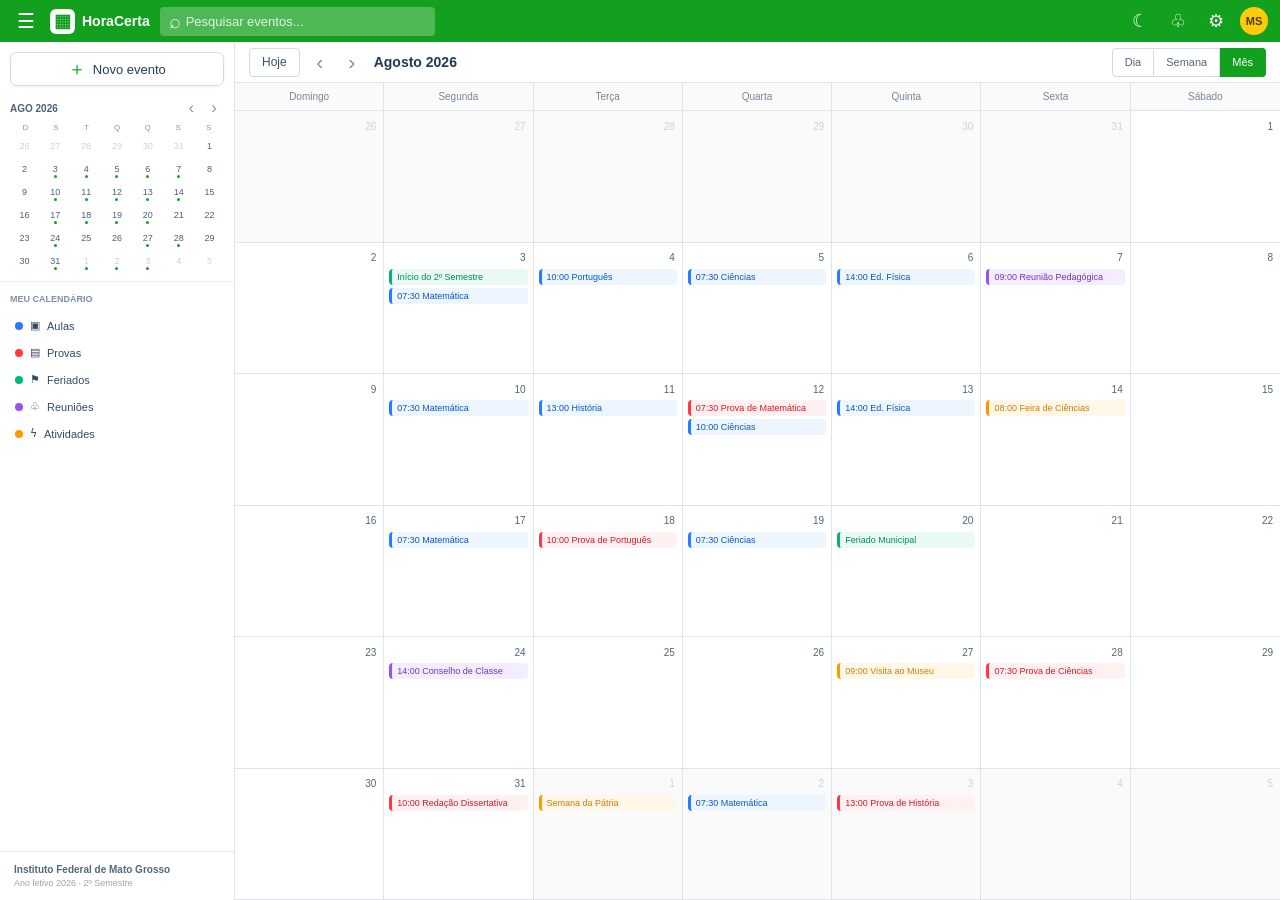
<file: index.html>
<!DOCTYPE html>
<html lang="pt-BR">
<head>
    <meta charset="UTF-8">
    <meta name="viewport" content="width=device-width, initial-scale=1.0">
    <meta name="description" content="HoraCerta - Calendário Escolar">
    <title>HoraCerta - Calendário Escolar</title>
    <link rel="stylesheet" href="style.css">
</head>
<body>
    <div class="app">
        <header class="topbar">
            <button class="icon-button menu-button" id="menuButton" title="Menu" aria-label="Abrir menu">☰</button>
            <div class="brand">
                <div class="brand-icon">▦</div>
                <span>HoraCerta</span>
            </div>
            <div class="search-container">
                <span class="search-icon">⌕</span>
                <input type="search" id="searchInput" placeholder="Pesquisar eventos..." autocomplete="off">
            </div>
            <div class="top-actions">
                <button class="top-icon" id="themeToggle" title="Modo Noturno" aria-label="Alternar modo noturno">☾</button>
                <button class="top-icon" title="Notificações" aria-label="Notificações">♧</button>
                <button class="top-icon" title="Configurações" aria-label="Configurações">⚙</button>
                <div class="avatar">MS</div>
            </div>
        </header>

        <div class="main-layout">
            <aside class="sidebar" id="sidebar">
                <button class="new-event-button" id="newEventButton"><span>＋</span> Novo evento</button>
                
                <section class="mini-calendar-section">
                    <div class="mini-calendar-header">
                        <strong id="miniMonthName">AGO 2026</strong>
                        <div>
                            <button class="mini-nav" id="miniPrev">‹</button>
                            <button class="mini-nav" id="miniNext">›</button>
                        </div>
                    </div>
                    <div class="week-labels mini-week">
                        <span>D</span><span>S</span><span>T</span><span>Q</span><span>Q</span><span>S</span><span>S</span>
                    </div>
                    <div class="mini-days" id="miniDays"></div>
                </section>

                <section class="calendar-categories">
                    <div class="section-title">MEU CALENDÁRIO</div>
                    <button class="category-filter active" data-category="Aulas"><span class="category-dot blue"></span><span>▣</span> Aulas</button>
                    <button class="category-filter active" data-category="Provas"><span class="category-dot red"></span><span>▤</span> Provas</button>
                    <button class="category-filter active" data-category="Feriados"><span class="category-dot green"></span><span>⚑</span> Feriados</button>
                    <button class="category-filter active" data-category="Reuniões"><span class="category-dot purple"></span><span>♧</span> Reuniões</button>
                    <button class="category-filter active" data-category="Atividades"><span class="category-dot orange"></span><span>ϟ</span> Atividades</button>
                </section>

                <div class="school-info">
                    <strong>Instituto Federal de Mato Grosso</strong>
                    <span>Ano letivo 2026 · 2º Semestre</span>
                </div>
            </aside>

            <main class="calendar-area">
                <div class="calendar-toolbar">
                    <div class="toolbar-left">
                        <button class="today-button" id="todayButton">Hoje</button>
                        <button class="navigation-button" id="previousMonth" title="Mês anterior">‹</button>
                        <button class="navigation-button" id="nextMonth" title="Próximo mês">›</button>
                        <h1 id="currentMonth">Agosto 2026</h1>
                    </div>
                    <div class="view-buttons">
                        <button class="view-button" data-view="day">Dia</button>
                        <button class="view-button" data-view="week">Semana</button>
                        <button class="view-button selected" data-view="month">Mês</button>
                    </div>
                </div>
                <div class="calendar-week-header">
                    <div>Domingo</div><div>Segunda</div><div>Terça</div><div>Quarta</div><div>Quinta</div><div>Sexta</div><div>Sábado</div>
                </div>
                <div class="calendar-grid" id="calendarGrid"></div>
            </main>
        </div>
    </div>

    <div class="modal-overlay hidden" id="eventModal">
        <div class="modal">
            <div class="modal-header">
                <h2>Novo evento</h2>
                <button class="modal-close" id="closeModal" aria-label="Fechar">×</button>
            </div>
            <form id="eventForm">
                <div class="form-group">
                    <label for="eventTitle">Título</label>
                    <input type="text" id="eventTitle" placeholder="Ex.: Prova de Matemática" required>
                </div>
                <div class="form-row">
                    <div class="form-group">
                        <label for="eventDate">Data</label>
                        <input type="date" id="eventDate" required>
                    </div>
                    <div class="form-group">
                        <label for="eventTime">Horário</label>
                        <input type="time" id="eventTime" value="07:30">
                    </div>
                </div>
                <div class="form-group">
                    <label for="eventCategory">Categoria</label>
                    <select id="eventCategory">
                        <option value="Aulas">Aulas</option>
                        <option value="Provas">Provas</option>
                        <option value="Feriados">Feriados</option>
                        <option value="Reuniões">Reuniões</option>
                        <option value="Atividades">Atividades</option>
                    </select>
                </div>
                <div class="form-group">
                    <label for="eventDescription">Descrição</label>
                    <textarea id="eventDescription" rows="3" placeholder="Informações adicionais..."></textarea>
                </div>
                <div class="modal-actions">
                    <button type="button" class="cancel-button" id="cancelModal">Cancelar</button>
                    <button type="submit" class="save-button">Salvar evento</button>
                </div>
            </form>
        </div>
    </div>
    <script src="script.js"></script>
</body>
</html>
</file>
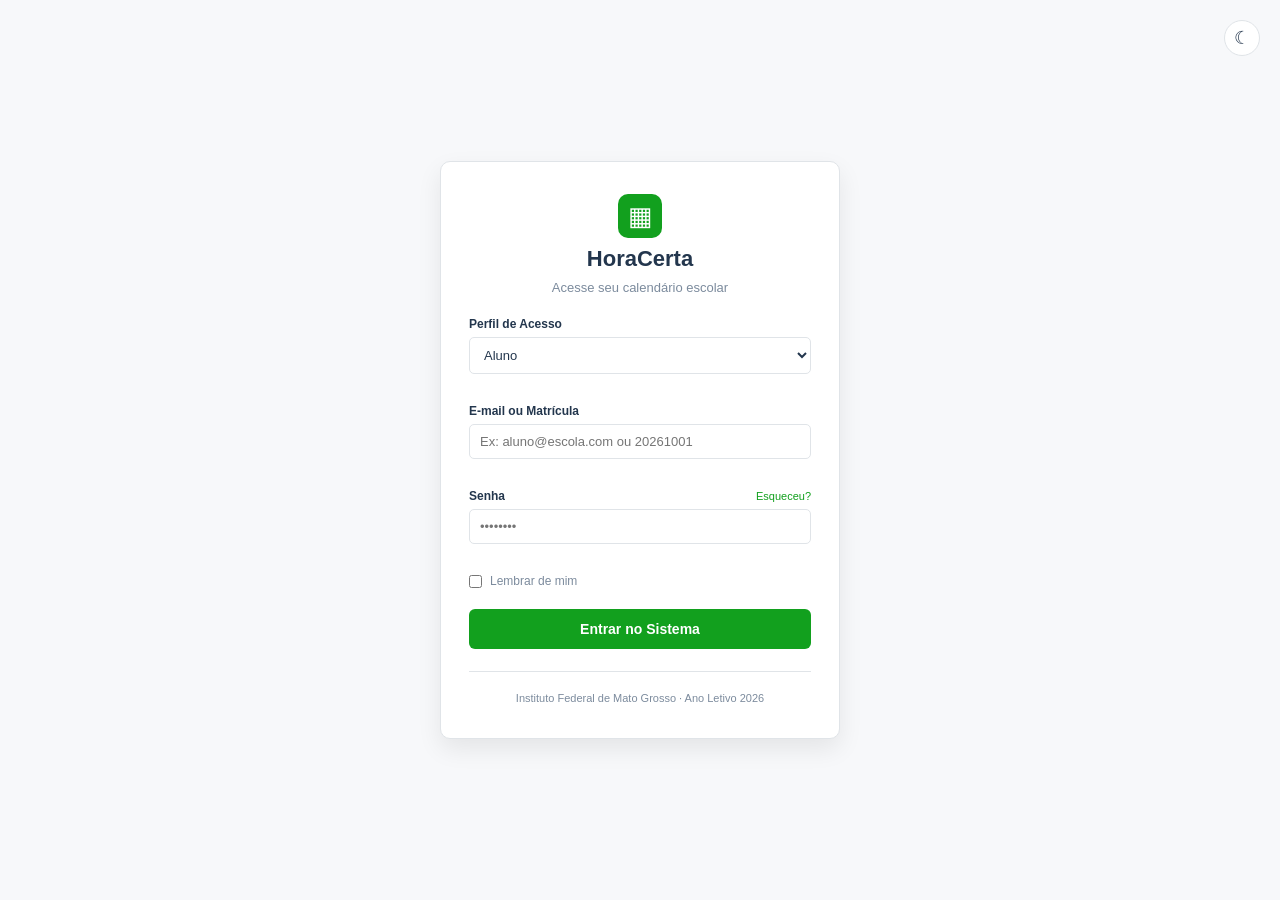
<file: login/index.html>
<!DOCTYPE html>
<html lang="pt-BR">
<head>
    <meta charset="UTF-8">
    <meta name="viewport" content="width=device-width, initial-scale=1.0">
    <meta name="description" content="HoraCerta - Login do Calendário Escolar">
    <title>HoraCerta - Entrar</title>
    <link rel="stylesheet" href="style.css">
</head>
<body class="login-body">

    <div class="login-container">
        
        <button 
            class="login-theme-toggle" 
            id="themeToggle" 
            title="Modo Noturno"
            aria-label="Alternar modo noturno"
        >
            ☾
        </button>

        <div class="login-card">
            
            <div class="login-header">
                <div class="brand-icon">▦</div>
                <h1>HoraCerta</h1>
                <p>Acesse seu calendário escolar</p>
            </div>

            <!-- Adicionado action="../index.html" para caso o JS falhe e também para semântica HTML -->
            <form id="loginForm" class="login-form" action="../index.html">
                
                <div class="form-group">
                    <label for="userType">Perfil de Acesso</label>
                    <select id="userType" required>
                        <option value="Aluno">Aluno</option>
                        <option value="Professor">Professor</option>
                    </select>
                </div>

                <div class="form-group">
                    <label for="email">E-mail ou Matrícula</label>
                    <input 
                        type="text" 
                        id="email" 
                        placeholder="Ex: aluno@escola.com ou 20261001" 
                        required
                        autocomplete="username"
                    >
                </div>

                <div class="form-group">
                    <div class="label-row">
                        <label for="password">Senha</label>
                        <a href="#" class="forgot-password" id="forgotPassword">Esqueceu?</a>
                    </div>
                    <input 
                        type="password" 
                        id="password" 
                        placeholder="••••••••" 
                        required
                        autocomplete="current-password"
                    >
                </div>

                <div class="form-options">
                    <label class="remember-me">
                        <input type="checkbox" id="rememberMe">
                        <span>Lembrar de mim</span>
                    </label>
                </div>

                <button type="submit" class="login-button">
                    Entrar no Sistema
                </button>

            </form>

            <div class="login-footer">
                <span>Instituto Federal de Mato Grosso · Ano Letivo 2026</span>
            </div>

        </div>

    </div>

    <script src="login.js"></script>
</body>
</html>
</file>
<file: style.css>
/* =========================================================
   HORA CERTA
   CALENDÁRIO ESCOLAR
========================================================= */

* {
    box-sizing: border-box;
    margin: 0;
    padding: 0;
}

:root {

    --blue: #12a01e;
    --blue-dark: #0b751d;
    --blue-light: #eaf4ff;

    --text: #23364d;
    --muted: #7c8b9d;

    --border: #e0e4e8;
    --background: #ffffff;
    --page: #f7f8fa;

    --red: #ff3b43;
    --green: #00b878;
    --purple: #9853ec;
    --orange: #ff9900;

    --shadow:
        0 2px 10px rgba(0, 0, 0, .08);
}

html,
body {
    width: 100%;
    height: 100%;
}

body {

    font-family:
        Arial,
        Helvetica,
        sans-serif;

    background: var(--page);

    color: var(--text);

    overflow: hidden;
}


/* =========================================================
   APP
========================================================= */

.app {

    width: 100%;
    height: 100vh;

    display: flex;
    flex-direction: column;

    background: white;
}


/* =========================================================
   TOPBAR
========================================================= */

.topbar {

    height: 42px;

    flex-shrink: 0;

    display: flex;
    align-items: center;

    background: var(--blue);

    color: white;

    padding: 0 12px;

    gap: 10px;
}

.icon-button {

    width: 28px;
    height: 28px;

    border: 0;
    background: transparent;

    color: white;

    font-size: 20px;

    cursor: pointer;

    border-radius: 4px;
}

.icon-button:hover {
    background: rgba(255,255,255,.15);
}


.brand {

    display: flex;
    align-items: center;

    gap: 7px;

    font-size: 14px;
    font-weight: 700;

    min-width: 98px;
}

.brand-icon {

    width: 25px;
    height: 25px;

    border-radius: 6px;

    display: grid;
    place-items: center;

    background: white;

    color: var(--blue);

    font-size: 18px;
}


.search-container {

    width: 275px;
    height: 29px;

    display: flex;
    align-items: center;

    background: rgba(255,255,255,.25);

    border-radius: 4px;

    padding: 0 9px;
}

.search-icon {

    font-size: 20px;

    margin-right: 5px;

    opacity: .85;
}

.search-container input {

    width: 100%;

    border: none;
    outline: none;

    background: transparent;

    color: white;

    font-size: 13px;
}

.search-container input::placeholder {
    color: rgba(255,255,255,.85);
}


.top-actions {

    margin-left: auto;

    display: flex;
    align-items: center;

    gap: 10px;
}

.top-icon {

    border: 0;
    background: transparent;

    color: white;

    cursor: pointer;

    font-size: 18px;

    width: 28px;
    height: 28px;
}

.top-icon:hover {
    background: rgba(255,255,255,.15);
    border-radius: 5px;
}


.avatar {

    width: 28px;
    height: 28px;

    display: grid;
    place-items: center;

    border-radius: 50%;

    background: #ffca0a;

    color: #4b3b00;

    font-size: 11px;
    font-weight: bold;
}


/* =========================================================
   LAYOUT
========================================================= */

.main-layout {

    min-height: 0;

    flex: 1;

    display: flex;
}


/* =========================================================
   SIDEBAR
========================================================= */

.sidebar {

    width: 235px;

    flex-shrink: 0;

    display: flex;
    flex-direction: column;

    border-right: 1px solid var(--border);

    background: #fff;

    position: relative;

    transition: transform .25s ease;
}


.new-event-button {

    height: 34px;

    margin: 10px 10px 7px;

    border: 1px solid #d8dce1;

    border-radius: 7px;

    background: white;

    color: #23405b;

    font-size: 13px;

    cursor: pointer;

    box-shadow: 0 1px 3px rgba(0,0,0,.06);

    transition: .15s;
}

.new-event-button:hover {

    background: #f5f9fd;

    border-color: #b9d9f4;
}

.new-event-button span {

    color: var(--blue);

    font-size: 18px;

    vertical-align: -1px;

    margin-right: 3px;
}


/* =========================================================
   MINI CALENDAR
========================================================= */

.mini-calendar-section {

    padding: 0 10px 10px;

    border-bottom: 1px solid #eeeeee;
}

.mini-calendar-header {

    display: flex;
    align-items: center;
    justify-content: space-between;

    height: 30px;

    font-size: 10px;

    color: #506176;
}

.mini-nav {

    border: none;

    background: transparent;

    color: #8b98a8;

    cursor: pointer;

    font-size: 17px;

    width: 20px;
    height: 20px;
}

.mini-nav:hover {
    color: var(--blue);
}


.week-labels {

    display: grid;

    grid-template-columns:
        repeat(7, 1fr);

    text-align: center;

    color: #8996a6;

    font-size: 8px;
}

.mini-days {

    display: grid;

    grid-template-columns:
        repeat(7, 1fr);

    gap: 2px;

    margin-top: 3px;
}

.mini-day {

    height: 21px;

    display: grid;

    place-items: center;

    font-size: 9px;

    color: #4e5e71;

    border-radius: 50%;

    cursor: pointer;

    position: relative;
}

.mini-day:hover {
    background: #edf5fc;
}

.mini-day.other-month {
    color: #cbd1d8;
}

.mini-day.today {

    background: var(--blue);

    color: white;

    font-weight: bold;
}

.mini-day.has-event::after {

    content: "";

    width: 3px;
    height: 3px;

    background: var(--blue);

    border-radius: 50%;

    position: absolute;

    bottom: 1px;
}


/* =========================================================
   CATEGORIAS
========================================================= */

.calendar-categories {

    padding: 12px 10px;
}

.section-title {

    font-size: 9px;

    color: #8290a0;

    margin-bottom: 8px;

    font-weight: bold;
}

.category-filter {

    width: 100%;

    border: none;
    background: transparent;

    display: flex;
    align-items: center;

    gap: 7px;

    height: 27px;

    color: #344b62;

    font-size: 11px;

    text-align: left;

    cursor: pointer;

    border-radius: 5px;

    padding: 0 5px;
}

.category-filter:hover {
    background: #f4f7fa;
}

.category-filter:not(.active) {
    opacity: .35;
}

.category-dot {

    width: 8px;
    height: 8px;

    border-radius: 50%;

    flex-shrink: 0;
}

.blue {
    background: #2979ff;
}

.red {
    background: var(--red);
}

.green {
    background: var(--green);
}

.purple {
    background: var(--purple);
}

.orange {
    background: var(--orange);
}


.school-info {

    margin-top: auto;

    padding: 12px 14px;

    border-top: 1px solid var(--border);

    display: flex;
    flex-direction: column;

    gap: 3px;
}

.school-info strong {

    font-size: 10px;

    color: #53677b;
}

.school-info span {

    font-size: 9px;

    color: #98a4b1;
}


/* =========================================================
   CALENDAR AREA
========================================================= */

.calendar-area {

    flex: 1;

    min-width: 0;
    min-height: 0;

    display: flex;
    flex-direction: column;

    background: white;
}


/* =========================================================
   TOOLBAR
========================================================= */

.calendar-toolbar {

    height: 41px;

    flex-shrink: 0;

    border-bottom: 1px solid var(--border);

    display: flex;
    align-items: center;
    justify-content: space-between;

    padding: 0 14px;
}

.toolbar-left {

    display: flex;
    align-items: center;

    gap: 8px;
}

.today-button {

    height: 29px;

    padding: 0 12px;

    border: 1px solid #d4d8dd;

    background: white;

    border-radius: 4px;

    color: #38516a;

    cursor: pointer;

    font-size: 12px;
}

.today-button:hover {
    background: #f4f8fb;
}

.navigation-button {

    width: 24px;
    height: 29px;

    border: 0;

    background: transparent;

    color: #8291a1;

    font-size: 21px;

    cursor: pointer;

    border-radius: 4px;
}

.navigation-button:hover {
    background: #f0f5f9;
}

#currentMonth {

    font-size: 14px;

    color: #1f3a55;

    margin-left: 2px;
}


.view-buttons {

    display: flex;
}

.view-button {

    height: 29px;

    border: 1px solid #d6dbe0;

    background: white;

    color: #52667a;

    padding: 0 12px;

    font-size: 11px;

    cursor: pointer;
}

.view-button:first-child {
    border-radius: 4px 0 0 4px;
}

.view-button:last-child {
    border-radius: 0 4px 4px 0;
}

.view-button + .view-button {
    border-left: none;
}

.view-button.selected {

    background: var(--blue);

    color: white;

    border-color: var(--blue);
}


/* =========================================================
   CABEÇALHO DOS DIAS
========================================================= */

.calendar-week-header {

    height: 28px;

    flex-shrink: 0;

    display: grid;

    grid-template-columns:
        repeat(7, 1fr);

    border-bottom: 1px solid var(--border);

    background: #fafafa;
}

.calendar-week-header div {

    display: flex;

    align-items: center;
    justify-content: center;

    font-size: 10px;

    color: #75869a;

    border-right: 1px solid var(--border);
}

.calendar-week-header div:last-child {
    border-right: none;
}


/* =========================================================
   GRADE
========================================================= */

.calendar-grid {

    flex: 1;

    min-height: 0;

    display: grid;

    grid-template-columns:
        repeat(7, minmax(0, 1fr));

    grid-template-rows:
        repeat(6, minmax(0, 1fr));

    overflow: hidden;
}

.calendar-cell {

    min-width: 0;

    min-height: 0;

    border-right: 1px solid var(--border);
    border-bottom: 1px solid var(--border);

    background: white;

    padding: 5px;

    position: relative;

    overflow: hidden;

    cursor: pointer;
}

.calendar-cell:hover {
    background: #fcfdff;
}

.calendar-cell:nth-child(7n) {
    border-right: none;
}

.calendar-cell.other-month {
    background: #fafafa;
}

.calendar-cell.other-month .day-number {
    color: #cbd2da;
}

.day-number {

    display: flex;

    align-items: center;
    justify-content: flex-end;

    height: 20px;

    font-size: 10px;

    color: #50657a;

    padding-right: 2px;
}

.day-number.today-number {

    width: 23px;
    height: 23px;

    border-radius: 50%;

    background: var(--blue);

    color: white;

    margin-left: auto;

    justify-content: center;

    padding: 0;

    font-weight: bold;
}


/* =========================================================
   EVENTOS
========================================================= */

.events-container {

    display: flex;

    flex-direction: column;

    gap: 3px;

    margin-top: 1px;
}

.event {

    min-height: 14px;

    border-radius: 4px;

    padding: 2px 5px;

    font-size: 9px;

    line-height: 12px;

    white-space: nowrap;

    overflow: hidden;

    text-overflow: ellipsis;

    cursor: pointer;

    border-left: 3px solid;

    transition: transform .1s;
}

.event:hover {
    transform: translateX(1px);
    filter: brightness(.97);
}


/* AULAS */

.event.aulas {

    background: #edf5ff;

    border-color: #287cff;

    color: #0757c7;
}


/* PROVAS */

.event.provas {

    background: #fff0f1;

    border-color: #ff3942;

    color: #db1824;
}


/* FERIADOS */

.event.feriados {

    background: #e9faf3;

    border-color: #00b77a;

    color: #00885e;
}


/* REUNIÕES */

.event.reunioes {

    background: #f3edff;

    border-color: #9651ee;

    color: #7333c5;
}


/* ATIVIDADES */

.event.atividades {

    background: #fff8e9;

    border-color: #ff9900;

    color: #d87900;
}


/* =========================================================
   MODAL
========================================================= */

.modal-overlay {

    position: fixed;

    inset: 0;

    background: rgba(20, 36, 53, .42);

    display: flex;

    align-items: center;
    justify-content: center;

    z-index: 1000;

    padding: 20px;
}

.modal-overlay.hidden {
    display: none;
}

.modal {

    width: min(470px, 100%);

    background: white;

    border-radius: 10px;

    box-shadow:
        0 20px 60px rgba(0,0,0,.25);

    overflow: hidden;

    animation: modalIn .16s ease;
}

@keyframes modalIn {

    from {
        opacity: 0;
        transform: translateY(10px) scale(.98);
    }

    to {
        opacity: 1;
        transform: translateY(0) scale(1);
    }
}

.modal-header {

    height: 54px;

    padding: 0 18px;

    display: flex;
    align-items: center;
    justify-content: space-between;

    border-bottom: 1px solid var(--border);
}

.modal-header h2 {

    font-size: 17px;

    color: #263f57;
}

.modal-close {

    width: 30px;
    height: 30px;

    border: none;

    background: transparent;

    color: #8492a0;

    font-size: 24px;

    cursor: pointer;

    border-radius: 5px;
}

.modal-close:hover {
    background: #f1f4f7;
}

#eventForm {

    padding: 18px;
}

.form-group {

    display: flex;
    flex-direction: column;

    gap: 6px;

    margin-bottom: 15px;
}

.form-group label {

    font-size: 12px;

    color: #51667a;

    font-weight: bold;
}

.form-group input,
.form-group select,
.form-group textarea {

    width: 100%;

    border: 1px solid #d5dce2;

    border-radius: 5px;

    padding: 9px 10px;

    font-family: inherit;

    font-size: 13px;

    outline: none;

    color: #29435b;

    background: white;
}

.form-group input:focus,
.form-group select:focus,
.form-group textarea:focus {

    border-color: #4b9bdd;

    box-shadow:
        0 0 0 2px rgba(8,127,209,.1);
}

.form-group textarea {
    resize: vertical;
}

.form-row {

    display: grid;

    grid-template-columns:
        1fr 1fr;

    gap: 12px;
}

.modal-actions {

    display: flex;

    justify-content: flex-end;

    gap: 8px;

    padding-top: 4px;
}

.cancel-button,
.save-button {

    height: 34px;

    padding: 0 15px;

    border-radius: 5px;

    font-size: 12px;

    cursor: pointer;
}

.cancel-button {

    border: 1px solid #d6dce1;

    background: white;

    color: #556a7e;
}

.cancel-button:hover {
    background: #f5f7f9;
}

.save-button {

    border: 1px solid var(--blue);

    background: var(--blue);

    color: white;
}

.save-button:hover {
    background: var(--blue-dark);
}


/* =========================================================
   MENSAGEM DE PESQUISA
========================================================= */

.no-results {

    text-align: center;

    color: #a0abb6;

    font-size: 10px;

    padding: 8px;
}


/* =========================================================
   RESPONSIVIDADE
========================================================= */

@media (max-width: 900px) {

    .sidebar {
        width: 200px;
    }

    .search-container {
        width: 220px;
    }

    .calendar-week-header div {
        font-size: 9px;
    }
}


@media (max-width: 700px) {

    body {
        overflow: auto;
    }

    .app {
        min-height: 100vh;
        height: auto;
    }

    .topbar {
        height: 50px;
    }

    .brand {
        min-width: auto;
    }

    .search-container {
        flex: 1;
        width: auto;
    }

    .top-actions .top-icon {
        display: none;
    }

    .main-layout {
        min-height: calc(100vh - 50px);
    }

    .sidebar {
        position: fixed;

        top: 50px;
        left: 0;
        bottom: 0;

        z-index: 500;

        transform: translateX(-100%);

        box-shadow: 5px 0 20px rgba(0,0,0,.12);
    }

    .sidebar.open {
        transform: translateX(0);
    }

    .calendar-area {
        width: 100%;
    }

    .calendar-toolbar {
        padding: 0 8px;
    }

    #currentMonth {
        font-size: 12px;
    }

    .view-button {
        padding: 0 7px;
    }

    .calendar-week-header div {
        font-size: 8px;
    }

    .calendar-cell {
        padding: 3px;
    }

    .event {
        font-size: 8px;
    }

    .day-number {
        font-size: 9px;
    }
}


@media (max-width: 500px) {

    .brand span {
        display: none;
    }

    .search-container {
        max-width: none;
    }

    .calendar-toolbar {
        height: 48px;
    }

    .view-buttons {
        display: none;
    }

    .calendar-week-header div {
        font-size: 7px;
    }

    .event {
        padding: 1px 2px;
        border-left-width: 2px;
    }

    .form-row {
        grid-template-columns: 1fr;
        gap: 0;
    }
}


/* =========================================================
   MODO NOTURNO
========================================================= */

body.dark-mode {
    --page: #0f172a;
    --background: #1e293b;
    --border: #334155;
    --text: #f1f5f9;
    --muted: #94a3b8;
}

body.dark-mode .app,
body.dark-mode .sidebar,
body.dark-mode .calendar-area,
body.dark-mode .calendar-cell {
    background-color: var(--background);
}

body.dark-mode .calendar-cell:hover {
    background-color: #273549;
}

body.dark-mode .calendar-cell.other-month {
    background-color: #162032;
}

body.dark-mode .calendar-cell.other-month .day-number {
    color: #475569;
}

body.dark-mode .calendar-week-header {
    background-color: #162032;
}

body.dark-mode .calendar-week-header div {
    color: #94a3b8;
    border-color: var(--border);
}

body.dark-mode .today-button,
body.dark-mode .view-button,
body.dark-mode .new-event-button,
body.dark-mode .cancel-button {
    background-color: #273549;
    color: var(--text);
    border-color: var(--border);
}

body.dark-mode .today-button:hover,
body.dark-mode .view-button:hover,
body.dark-mode .new-event-button:hover,
body.dark-mode .cancel-button:hover {
    background-color: #334155;
}

body.dark-mode .view-button.selected {
    background-color: var(--blue);
    color: #ffffff;
    border-color: var(--blue);
}

body.dark-mode .modal {
    background-color: var(--background);
}

body.dark-mode .modal-header {
    border-bottom-color: var(--border);
}

body.dark-mode .modal-header h2 {
    color: var(--text);
}

body.dark-mode .form-group label {
    color: #cbd5e1;
}

body.dark-mode .form-group input,
body.dark-mode .form-group select,
body.dark-mode .form-group textarea {
    background-color: #0f172a;
    color: var(--text);
    border-color: var(--border);
}

body.dark-mode #currentMonth {
    color: var(--text);
}

body.dark-mode .mini-calendar-section {
    border-bottom-color: var(--border);
}

body.dark-mode .mini-calendar-header {
    color: #cbd5e1;
}

body.dark-mode .mini-day {
    color: #cbd5e1;
}

body.dark-mode .mini-day:hover {
    background-color: #273549;
}

body.dark-mode .mini-day.other-month {
    color: #475569;
}

body.dark-mode .category-filter {
    color: #cbd5e1;
}

body.dark-mode .category-filter:hover {
    background-color: #273549;
}

body.dark-mode .school-info strong {
    color: #cbd5e1;
}

body.dark-mode .school-info span {
    color: #64748b;
}


/* CONTRASTE DOS EVENTOS NO MODO NOTURNO */

body.dark-mode .event.aulas {
    background: #0f2942;
    border-color: #287cff;
    color: #82b1ff;
}

body.dark-mode .event.provas {
    background: #3b1419;
    border-color: #ff3942;
    color: #ff8a8e;
}

body.dark-mode .event.feriados {
    background: #0d3326;
    border-color: #00b77a;
    color: #66ffa6;
}

body.dark-mode .event.reunioes {
    background: #281545;
    border-color: #9651ee;
    color: #d1a3ff;
}

body.dark-mode .event.atividades {
    background: #382300;
    border-color: #ff9900;
    color: #ffcc80;
}
</file>
<file: login/style.css>
/* =========================================================
   HORA CERTA - DESIGN SYSTEM E ESTILOS GERAIS
========================================================= */

* {
    box-sizing: border-box;
    margin: 0;
    padding: 0;
}

:root {
    --blue: #12a01e;
    --blue-dark: #0b751d;
    --blue-light: #eaf4ff;

    --text: #23364d;
    --muted: #7c8b9d;

    --border: #e0e4e8;
    --background: #ffffff;
    --page: #f7f8fa;

    --red: #ff3b43;
    --green: #00b878;
    --purple: #9853ec;
    --orange: #ff9900;

    --shadow: 0 2px 10px rgba(0, 0, 0, 0.08);
    --card-shadow: 0 10px 25px rgba(0, 0, 0, 0.08);
}

html, body {
    width: 100%;
    height: 100%;
}

body {
    font-family: Arial, Helvetica, sans-serif;
    background: var(--page);
    color: var(--text);
    overflow: hidden;
    transition: background-color 0.25s ease, color 0.25s ease;
}

/* =========================================================
   TELA DE LOGIN
========================================================= */

.login-body {
    display: flex;
    align-items: center;
    justify-content: center;
    overflow: auto;
}

.login-container {
    width: 100%;
    min-height: 100vh;
    display: flex;
    align-items: center;
    justify-content: center;
    padding: 20px;
    position: relative;
}

.login-card {
    width: 100%;
    max-width: 400px;
    background: var(--background);
    border: 1px solid var(--border);
    border-radius: 10px;
    box-shadow: var(--card-shadow);
    padding: 32px 28px;
    display: flex;
    flex-direction: column;
    gap: 22px;
    transition: background-color 0.25s ease, border-color 0.25s ease;
}

.login-header {
    text-align: center;
    display: flex;
    flex-direction: column;
    align-items: center;
    gap: 8px;
}

.login-header .brand-icon {
    width: 44px;
    height: 44px;
    border-radius: 10px;
    background: var(--blue);
    color: white;
    font-size: 26px;
    display: grid;
    place-items: center;
}

.login-header h1 {
    font-size: 22px;
    color: var(--text);
}

.login-header p {
    font-size: 13px;
    color: var(--muted);
}

.login-form {
    display: flex;
    flex-direction: column;
    gap: 15px;
}

.login-theme-toggle {
    position: absolute;
    top: 20px;
    right: 20px;
    width: 36px;
    height: 36px;
    border: 1px solid var(--border);
    border-radius: 50%;
    background: var(--background);
    color: var(--text);
    font-size: 18px;
    cursor: pointer;
    display: flex;
    align-items: center;
    justify-content: center;
    transition: background-color 0.2s, border-color 0.2s, color 0.2s;
}

.login-theme-toggle:hover {
    background: var(--blue-light);
    border-color: var(--blue);
}

.label-row {
    display: flex;
    justify-content: space-between;
    align-items: center;
}

.forgot-password {
    font-size: 11px;
    color: var(--blue);
    text-decoration: none;
}

.forgot-password:hover {
    text-decoration: underline;
}

.remember-me {
    display: flex;
    align-items: center;
    gap: 8px;
    font-size: 12px;
    color: var(--muted);
    cursor: pointer;
}

.login-button {
    height: 40px;
    background: var(--blue);
    color: white;
    border: none;
    border-radius: 6px;
    font-size: 14px;
    font-weight: bold;
    cursor: pointer;
    transition: background 0.2s;
    margin-top: 6px;
}

.login-button:hover {
    background: var(--blue-dark);
}

.login-footer {
    text-align: center;
    border-top: 1px solid var(--border);
    padding-top: 16px;
}

.login-footer span {
    font-size: 11px;
    color: var(--muted);
}

/* =========================================================
   CALENDÁRIO - APP & TOPBAR
========================================================= */

.app {
    width: 100%;
    height: 100vh;
    display: flex;
    flex-direction: column;
    background: var(--background);
}

.topbar {
    height: 42px;
    flex-shrink: 0;
    display: flex;
    align-items: center;
    background: var(--blue);
    color: white;
    padding: 0 12px;
    gap: 10px;
}

.icon-button {
    width: 28px;
    height: 28px;
    border: 0;
    background: transparent;
    color: white;
    font-size: 20px;
    cursor: pointer;
    border-radius: 4px;
}

.icon-button:hover {
    background: rgba(255, 255, 255, 0.15);
}

.brand {
    display: flex;
    align-items: center;
    gap: 7px;
    font-size: 14px;
    font-weight: 700;
    min-width: 98px;
}

.brand-icon {
    width: 25px;
    height: 25px;
    border-radius: 6px;
    display: grid;
    place-items: center;
    background: white;
    color: var(--blue);
    font-size: 18px;
}

.search-container {
    width: 275px;
    height: 29px;
    display: flex;
    align-items: center;
    background: rgba(255, 255, 255, 0.25);
    border-radius: 4px;
    padding: 0 9px;
}

.search-icon {
    font-size: 20px;
    margin-right: 5px;
    opacity: 0.85;
}

.search-container input {
    width: 100%;
    border: none;
    outline: none;
    background: transparent;
    color: white;
    font-size: 13px;
}

.search-container input::placeholder {
    color: rgba(255, 255, 255, 0.85);
}

.top-actions {
    margin-left: auto;
    display: flex;
    align-items: center;
    gap: 10px;
}

.top-icon {
    border: 0;
    background: transparent;
    color: white;
    cursor: pointer;
    font-size: 18px;
    width: 28px;
    height: 28px;
}

.top-icon:hover {
    background: rgba(255, 255, 255, 0.15);
    border-radius: 5px;
}

.avatar {
    width: 28px;
    height: 28px;
    display: grid;
    place-items: center;
    border-radius: 50%;
    background: #ffca0a;
    color: #4b3b00;
    font-size: 11px;
    font-weight: bold;
    cursor: pointer;
}

/* =========================================================
   LAYOUT & SIDEBAR
========================================================= */

.main-layout {
    min-height: 0;
    flex: 1;
    display: flex;
}

.sidebar {
    width: 235px;
    flex-shrink: 0;
    display: flex;
    flex-direction: column;
    border-right: 1px solid var(--border);
    background: var(--background);
    position: relative;
    transition: transform 0.25s ease, background-color 0.25s ease;
}

.new-event-button {
    height: 34px;
    margin: 10px 10px 7px;
    border: 1px solid var(--border);
    border-radius: 7px;
    background: var(--background);
    color: var(--text);
    font-size: 13px;
    cursor: pointer;
    box-shadow: 0 1px 3px rgba(0, 0, 0, 0.06);
    transition: background 0.15s;
}

.new-event-button:hover {
    background: var(--blue-light);
    border-color: var(--blue);
}

.new-event-button span {
    color: var(--blue);
    font-size: 18px;
    vertical-align: -1px;
    margin-right: 3px;
}

/* MINI CALENDÁRIO */

.mini-calendar-section {
    padding: 0 10px 10px;
    border-bottom: 1px solid var(--border);
}

.mini-calendar-header {
    display: flex;
    align-items: center;
    justify-content: space-between;
    height: 30px;
    font-size: 10px;
    color: var(--muted);
}

.mini-nav {
    border: none;
    background: transparent;
    color: var(--muted);
    cursor: pointer;
    font-size: 17px;
    width: 20px;
    height: 20px;
}

.mini-nav:hover {
    color: var(--blue);
}

.week-labels {
    display: grid;
    grid-template-columns: repeat(7, 1fr);
    text-align: center;
    color: var(--muted);
    font-size: 8px;
}

.mini-days {
    display: grid;
    grid-template-columns: repeat(7, 1fr);
    gap: 2px;
    margin-top: 3px;
}

.mini-day {
    height: 21px;
    display: grid;
    place-items: center;
    font-size: 9px;
    color: var(--text);
    border-radius: 50%;
    cursor: pointer;
    position: relative;
}

.mini-day:hover {
    background: var(--blue-light);
}

.mini-day.other-month {
    color: var(--muted);
    opacity: 0.5;
}

.mini-day.today {
    background: var(--blue);
    color: white;
    font-weight: bold;
}

.mini-day.has-event::after {
    content: "";
    width: 3px;
    height: 3px;
    background: var(--blue);
    border-radius: 50%;
    position: absolute;
    bottom: 1px;
}

/* CATEGORIAS */

.calendar-categories {
    padding: 12px 10px;
}

.section-title {
    font-size: 9px;
    color: var(--muted);
    margin-bottom: 8px;
    font-weight: bold;
}

.category-filter {
    width: 100%;
    border: none;
    background: transparent;
    display: flex;
    align-items: center;
    gap: 7px;
    height: 27px;
    color: var(--text);
    font-size: 11px;
    text-align: left;
    cursor: pointer;
    border-radius: 5px;
    padding: 0 5px;
}

.category-filter:hover {
    background: var(--blue-light);
}

.category-filter:not(.active) {
    opacity: 0.35;
}

.category-dot {
    width: 8px;
    height: 8px;
    border-radius: 50%;
    flex-shrink: 0;
}

.blue { background: #2979ff; }
.red { background: var(--red); }
.green { background: var(--green); }
.purple { background: var(--purple); }
.orange { background: var(--orange); }

.school-info {
    margin-top: auto;
    padding: 12px 14px;
    border-top: 1px solid var(--border);
    display: flex;
    flex-direction: column;
    gap: 3px;
}

.school-info strong {
    font-size: 10px;
    color: var(--text);
}

.school-info span {
    font-size: 9px;
    color: var(--muted);
}

/* =========================================================
   ÁREA DO CALENDÁRIO E BARRA DE FERRAMENTAS
========================================================= */

.calendar-area {
    flex: 1;
    min-width: 0;
    min-height: 0;
    display: flex;
    flex-direction: column;
    background: var(--background);
}

.calendar-toolbar {
    height: 41px;
    flex-shrink: 0;
    border-bottom: 1px solid var(--border);
    display: flex;
    align-items: center;
    justify-content: space-between;
    padding: 0 14px;
}

.toolbar-left {
    display: flex;
    align-items: center;
    gap: 8px;
}

.today-button {
    height: 29px;
    padding: 0 12px;
    border: 1px solid var(--border);
    background: var(--background);
    border-radius: 4px;
    color: var(--text);
    cursor: pointer;
    font-size: 12px;
}

.today-button:hover {
    background: var(--blue-light);
}

.navigation-button {
    width: 24px;
    height: 29px;
    border: 0;
    background: transparent;
    color: var(--muted);
    font-size: 21px;
    cursor: pointer;
    border-radius: 4px;
}

.navigation-button:hover {
    background: var(--blue-light);
}

#currentMonth {
    font-size: 14px;
    color: var(--text);
    margin-left: 2px;
}

.view-buttons {
    display: flex;
}

.view-button {
    height: 29px;
    border: 1px solid var(--border);
    background: var(--background);
    color: var(--text);
    padding: 0 12px;
    font-size: 11px;
    cursor: pointer;
}

.view-button:first-child { border-radius: 4px 0 0 4px; }
.view-button:last-child { border-radius: 0 4px 4px 0; }
.view-button + .view-button { border-left: none; }

.view-button.selected {
    background: var(--blue);
    color: white;
    border-color: var(--blue);
}

.calendar-week-header {
    height: 28px;
    flex-shrink: 0;
    display: grid;
    grid-template-columns: repeat(7, 1fr);
    border-bottom: 1px solid var(--border);
    background: var(--page);
}

.calendar-week-header div {
    display: flex;
    align-items: center;
    justify-content: center;
    font-size: 10px;
    color: var(--muted);
    border-right: 1px solid var(--border);
}

.calendar-week-header div:last-child {
    border-right: none;
}

/* GRADE DE DIAS E EVENTOS */

.calendar-grid {
    flex: 1;
    min-height: 0;
    display: grid;
    grid-template-columns: repeat(7, minmax(0, 1fr));
    grid-template-rows: repeat(6, minmax(0, 1fr));
    overflow: hidden;
}

.calendar-cell {
    min-width: 0;
    min-height: 0;
    border-right: 1px solid var(--border);
    border-bottom: 1px solid var(--border);
    background: var(--background);
    padding: 5px;
    position: relative;
    overflow: hidden;
    cursor: pointer;
}

.calendar-cell:hover { background: var(--blue-light); }
.calendar-cell:nth-child(7n) { border-right: none; }
.calendar-cell.other-month { background: var(--page); }
.calendar-cell.other-month .day-number { color: var(--muted); opacity: 0.5; }

.day-number {
    display: flex;
    align-items: center;
    justify-content: flex-end;
    height: 20px;
    font-size: 10px;
    color: var(--text);
    padding-right: 2px;
}

.day-number.today-number {
    width: 23px;
    height: 23px;
    border-radius: 50%;
    background: var(--blue);
    color: white;
    margin-left: auto;
    justify-content: center;
    padding: 0;
    font-weight: bold;
}

.events-container {
    display: flex;
    flex-direction: column;
    gap: 3px;
    margin-top: 1px;
}

.event {
    min-height: 14px;
    border-radius: 4px;
    padding: 2px 5px;
    font-size: 9px;
    line-height: 12px;
    white-space: nowrap;
    overflow: hidden;
    text-overflow: ellipsis;
    cursor: pointer;
    border-left: 3px solid;
    transition: transform 0.1s;
}

.event:hover {
    transform: translateX(1px);
    filter: brightness(0.97);
}

.event.aulas { background: #edf5ff; border-color: #287cff; color: #0757c7; }
.event.provas { background: #fff0f1; border-color: #ff3942; color: #db1824; }
.event.feriados { background: #e9faf3; border-color: #00b77a; color: #00885e; }
.event.reunioes { background: #f3edff; border-color: #9651ee; color: #7333c5; }
.event.atividades { background: #fff8e9; border-color: #ff9900; color: #d87900; }

/* =========================================================
   MODAL
========================================================= */

.modal-overlay {
    position: fixed;
    inset: 0;
    background: rgba(20, 36, 53, 0.42);
    display: flex;
    align-items: center;
    justify-content: center;
    z-index: 1000;
    padding: 20px;
}

.modal-overlay.hidden { display: none; }

.modal {
    width: min(470px, 100%);
    background: var(--background);
    border-radius: 10px;
    box-shadow: 0 20px 60px rgba(0, 0, 0, 0.25);
    overflow: hidden;
    animation: modalIn 0.16s ease;
}

@keyframes modalIn {
    from { opacity: 0; transform: translateY(10px) scale(0.98); }
    to { opacity: 1; transform: translateY(0) scale(1); }
}

.modal-header {
    height: 54px;
    padding: 0 18px;
    display: flex;
    align-items: center;
    justify-content: space-between;
    border-bottom: 1px solid var(--border);
}

.modal-header h2 { font-size: 17px; color: var(--text); }

.modal-close {
    width: 30px;
    height: 30px;
    border: none;
    background: transparent;
    color: var(--muted);
    font-size: 24px;
    cursor: pointer;
    border-radius: 5px;
}

.modal-close:hover { background: var(--blue-light); }

#eventForm { padding: 18px; }

.form-group {
    display: flex;
    flex-direction: column;
    gap: 6px;
    margin-bottom: 15px;
}

.form-group label {
    font-size: 12px;
    color: var(--text);
    font-weight: bold;
}

.form-group input,
.form-group select,
.form-group textarea {
    width: 100%;
    border: 1px solid var(--border);
    border-radius: 5px;
    padding: 9px 10px;
    font-family: inherit;
    font-size: 13px;
    outline: none;
    color: var(--text);
    background: var(--background);
    transition: border-color 0.2s, box-shadow 0.2s;
}

.form-group input:focus,
.form-group select:focus,
.form-group textarea:focus {
    border-color: var(--blue);
    box-shadow: 0 0 0 2px rgba(8, 127, 209, 0.15);
}

.form-group textarea { resize: vertical; }

.form-row {
    display: grid;
    grid-template-columns: 1fr 1fr;
    gap: 12px;
}

.modal-actions {
    display: flex;
    justify-content: flex-end;
    gap: 8px;
    padding-top: 4px;
}

.cancel-button,
.save-button {
    height: 34px;
    padding: 0 15px;
    border-radius: 5px;
    font-size: 12px;
    cursor: pointer;
}

.cancel-button {
    border: 1px solid var(--border);
    background: var(--background);
    color: var(--text);
}

.cancel-button:hover { background: var(--blue-light); }

.save-button {
    border: 1px solid var(--blue);
    background: var(--blue);
    color: white;
}

.save-button:hover { background: var(--blue-dark); }

/* =========================================================
   MODO NOTURNO (DARK MODE) OVERRIDES
========================================================= */

body.dark-mode {
    --page: #0f172a;
    --background: #1e293b;
    --border: #334155;
    --text: #f1f5f9;
    --muted: #94a3b8;
    --blue-light: #273549;
    --card-shadow: 0 10px 25px rgba(0, 0, 0, 0.4);
}

body.dark-mode .calendar-cell.other-month,
body.dark-mode .calendar-week-header {
    background-color: #162032;
}

body.dark-mode .event.aulas { background: #0f2942; border-color: #287cff; color: #82b1ff; }
body.dark-mode .event.provas { background: #3b1419; border-color: #ff3942; color: #ff8a8e; }
body.dark-mode .event.feriados { background: #0d3326; border-color: #00b77a; color: #66ffa6; }
body.dark-mode .event.reunioes { background: #281545; border-color: #9651ee; color: #d1a3ff; }
body.dark-mode .event.atividades { background: #382300; border-color: #ff9900; color: #ffcc80; }

/* =========================================================
   RESPONSIVIDADE
========================================================= */

@media (max-width: 700px) {
    body:not(.login-body) { overflow: auto; }
    .app { min-height: 100vh; height: auto; }
    .sidebar {
        position: fixed;
        top: 42px;
        left: 0;
        bottom: 0;
        z-index: 500;
        transform: translateX(-100%);
        box-shadow: 5px 0 20px rgba(0, 0, 0, 0.12);
    }
    .sidebar.open { transform: translateX(0); }
    .form-row { grid-template-columns: 1fr; gap: 0; }
}
</file>
